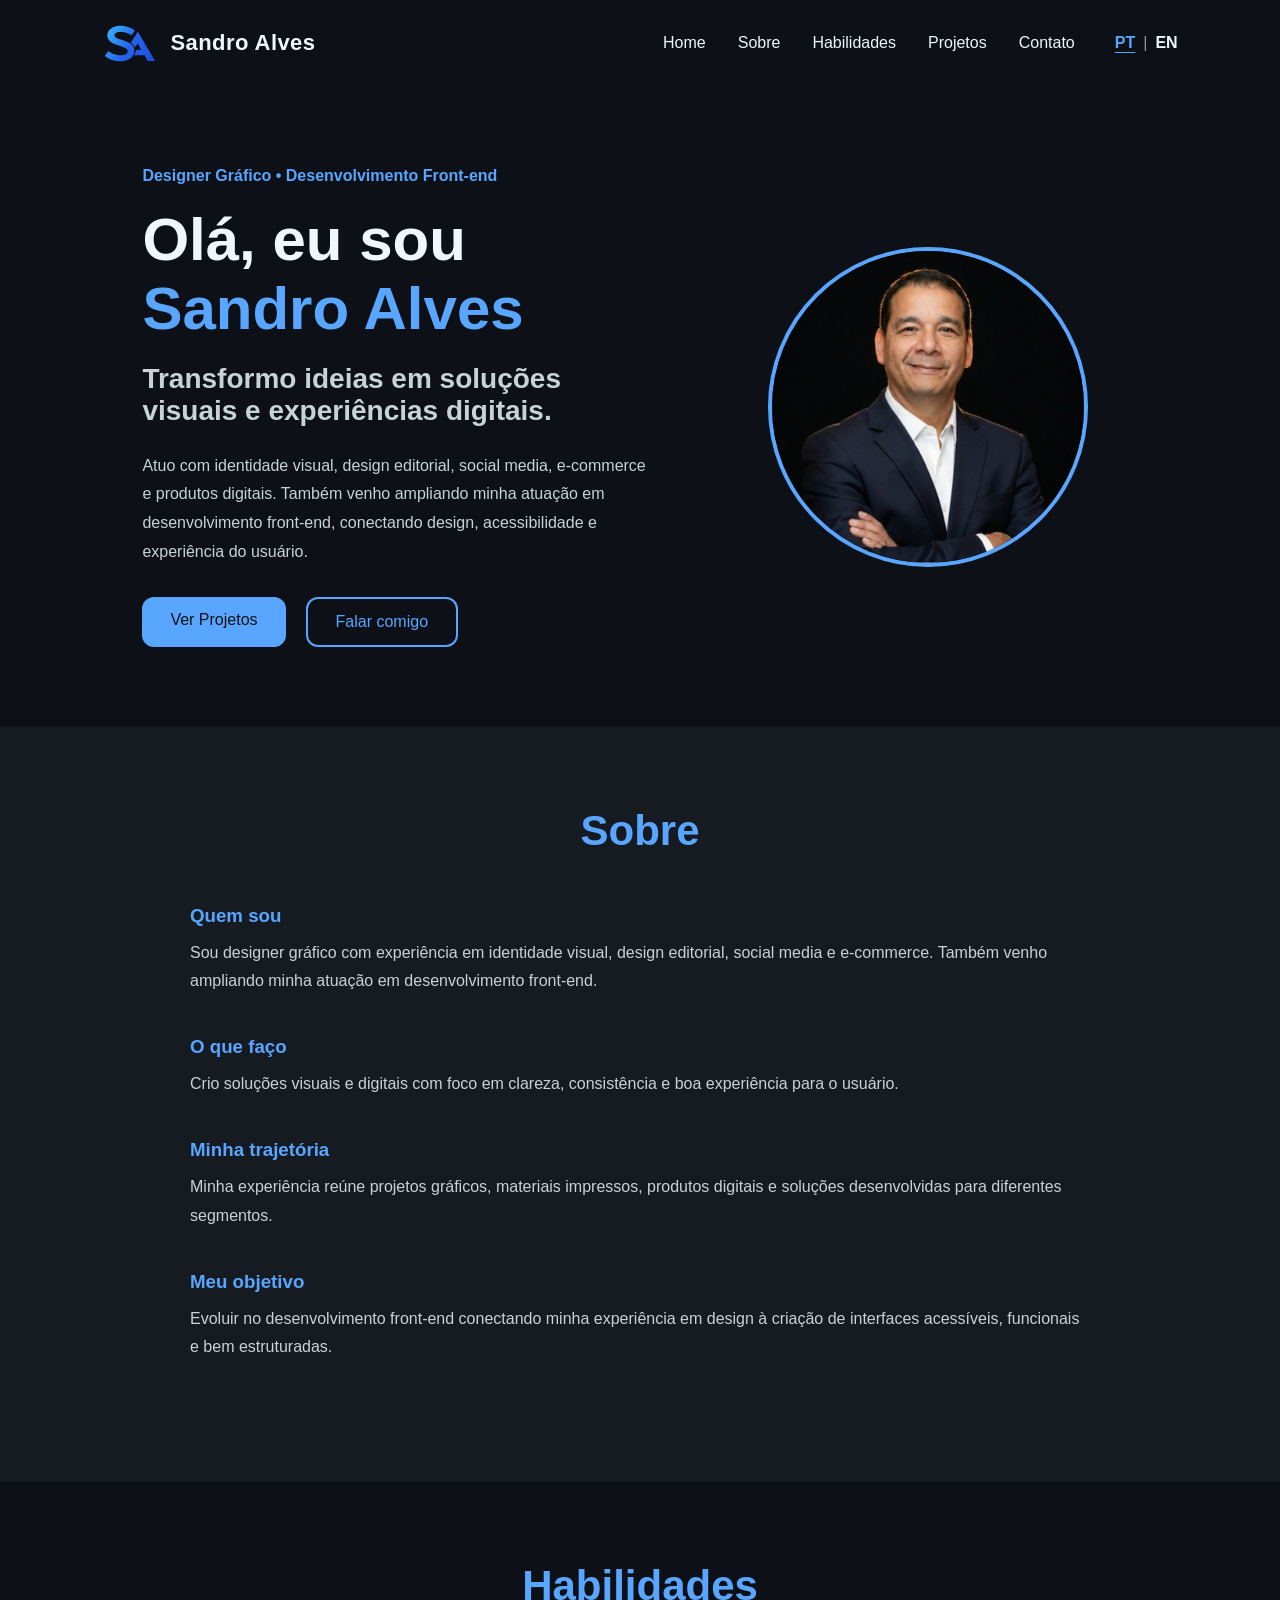
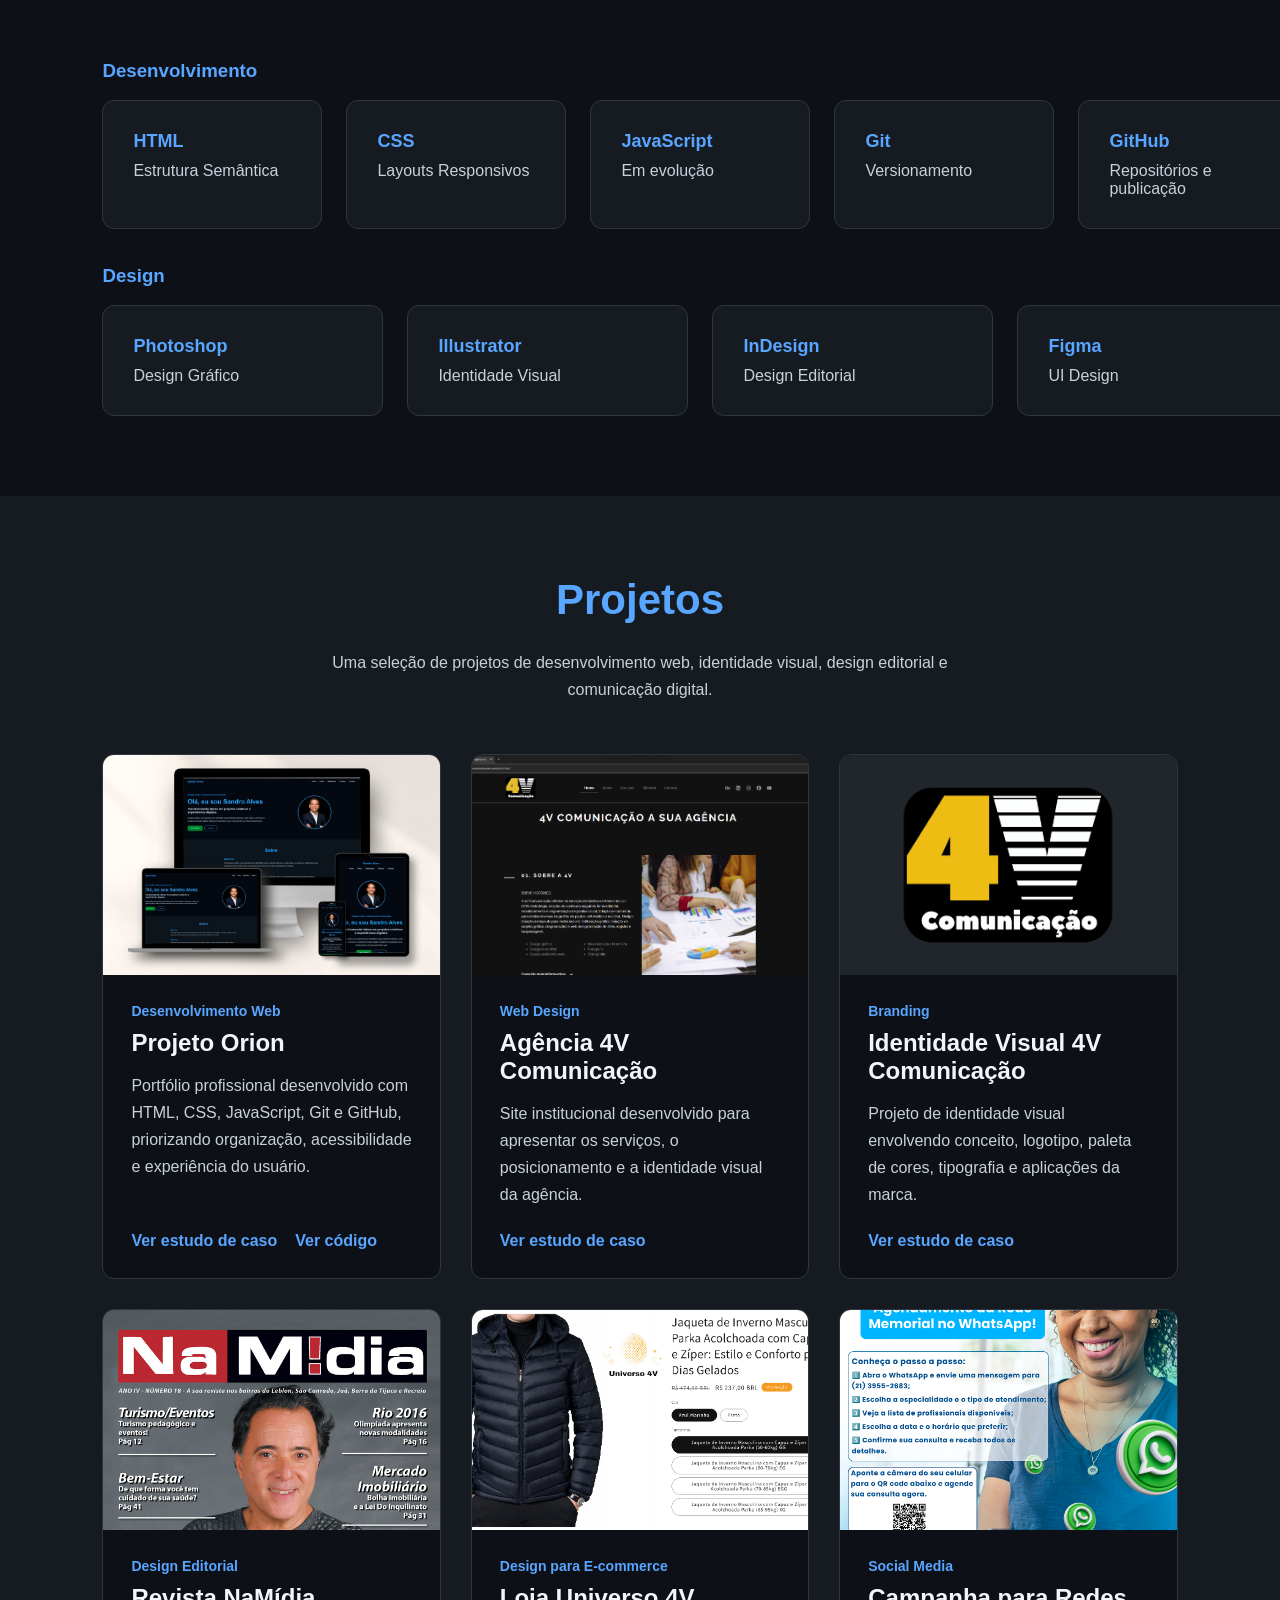
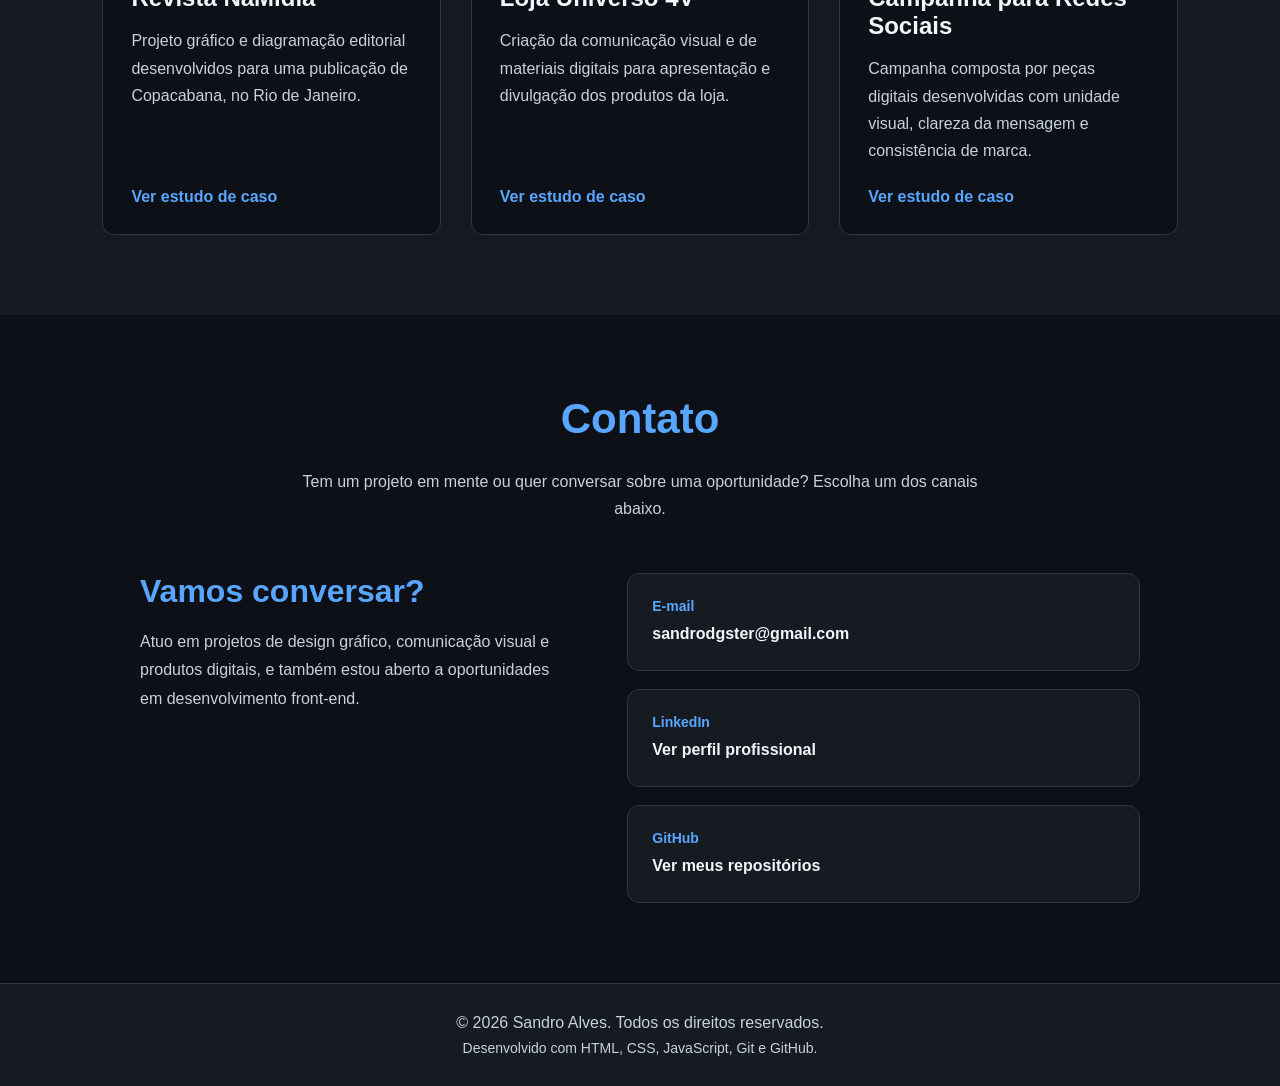
<file: index.html>
<!DOCTYPE html>
<html lang="pt-BR">

<head>
    <meta charset="UTF-8">
    <meta name="viewport" content="width=device-width, initial-scale=1.0">
    <meta name="description"
        content="Portfólio de Sandro Alves, designer gráfico e desenvolvedor front-end em formação, com projetos de identidade visual, design editorial, comunicação digital e desenvolvimento web.">
    <meta property="og:type" content="website">
    <meta property="og:title" content="Sandro Alves | Designer Gráfico e Desenvolvedor Front-end">
    <meta property="og:description"
        content="Portfólio de Sandro Alves com projetos de design gráfico, identidade visual, comunicação digital e desenvolvimento front-end.">
    <meta property="og:url" content="https://sandrodgster.github.io">
    <meta property="og:image" content="https://sandrodgster.github.io/images/projetos/projeto-orion.jpg">
    <meta property="og:locale" content="pt_BR">

    <meta name="twitter:card" content="summary_large_image">
    <meta name="twitter:title" content="Sandro Alves | Designer Gráfico e Desenvolvedor Front-end">
    <meta name="twitter:description"
        content="Portfólio com projetos de design gráfico, comunicação visual e desenvolvimento front-end.">
    <meta name="twitter:image" content="https://sandrodgster.github.io/images/projetos/projeto-orion.jpg">

    <title>Sandro Alves | Designer Gráfico e Desenvolvedor Front-end</title>

    <link rel="stylesheet" href="css/style.css">
    <link rel="icon" href="images/favicon/favicon.ico">
    <link rel="icon" type="image/png" sizes="32x32" href="images/favicon/favicon-32x32.png">
    <link rel="apple-touch-icon" href="images/favicon/apple-touch-icon.png">
    <link rel="canonical" href="https://sandrodgster.github.io/">
    <link rel="alternate" hreflang="pt-BR" href="https://sandrodgster.github.io/">
    <link rel="alternate" hreflang="en" href="https://sandrodgster.github.io/en/">
    <link rel="alternate" hreflang="x-default" href="https://sandrodgster.github.io/">

    <script type="application/ld+json">
    {
        "@context": "https://schema.org",
        "@type": "WebSite",
        "name": "Sandro Alves",
        "url": "https://sandrodgster.github.io/"
    }
    </script>

    <link rel="icon" type="image/svg+xml" href="images/favicon/favicon.svg">
    <link rel="icon" type="image/png" sizes="16x16" href="images/favicon/favicon-16x16.png">
</head>

<body>

    <a class="skip-link" href="#main-content">
        Ir para o conteúdo principal
    </a>

    <header>

        <a href="#hero" class="logo" aria-label="Sandro Alves — início do portfólio">
            <img src="images/marca/monograma-sa.svg" alt="" width="56" height="40">
            <span>Sandro Alves</span>
        </a>

        <button class="menu-toggle" type="button" aria-expanded="false" aria-controls="primary-navigation"
            aria-label="Abrir menu">
            <span aria-hidden="true"></span>
            <span aria-hidden="true"></span>
            <span aria-hidden="true"></span>
        </button>

        <nav id="primary-navigation" class="main-nav" aria-label="Navegação principal">

            <ul>
                <li><a href="#hero">Home</a></li>
                <li><a href="#sobre">Sobre</a></li>
                <li><a href="#habilidades">Habilidades</a></li>
                <li><a href="#projetos">Projetos</a></li>
                <li><a href="#contato">Contato</a></li>

                <li class="language-switcher">
                    <a href="/" lang="pt-BR" hreflang="pt-BR" aria-current="page" aria-label="Português">
                        PT
                    </a>
                    <span aria-hidden="true">|</span>
                    <a href="/en/" lang="en" hreflang="en" aria-label="English">
                        EN
                    </a>
                </li>
            </ul>
        </nav>

    </header>

    <main id="main-content">

        <!-- Hero -->
        <section id="hero" class="hero section">

            <div class="hero-content">

                <span class="tag">
                    Designer Gráfico • Desenvolvimento Front-end
                </span>

                <h1>
                    Olá, eu sou
                    <span>Sandro Alves</span>
                </h1>

                <h2>
                    Transformo ideias em soluções visuais e experiências digitais.
                </h2>

                <p>
                    Atuo com identidade visual, design editorial, social media,
                    e-commerce e produtos digitais. Também venho ampliando
                    minha atuação em desenvolvimento front-end, conectando
                    design, acessibilidade e experiência do usuário.
                </p>

                <div class="buttons">

                    <a href="#projetos" class="btn">
                        Ver Projetos
                    </a>

                    <a href="#contato" class="btn-outline">
                        Falar comigo
                    </a>

                </div>

            </div>

            <div class="hero-image">

                <img src="images/perfil/sandro-alves.jpg"
                alt="Sandro Alves, designer gráfico e desenvolvedor front-end em formação"
                class="profile-photo"
                width="400"
                height="400"
                decoding="async"
                fetchpriority="high"
                >

            </div>

        </section>

        <!-- Sobre -->
        <section id="sobre" class="section">

            <h2 class="section-title">Sobre</h2>

            <div class="about-container">

                <div class="about-content">

                    <article class="about-item">

                        <h3>Quem sou</h3>

                        <p>
                            Sou designer gráfico com experiência em identidade visual,
                            design editorial, social media e e-commerce. Também venho
                            ampliando minha atuação em desenvolvimento front-end.
                        </p>

                    </article>

                    <article class="about-item">

                        <h3>O que faço</h3>

                        <p>
                            Crio soluções visuais e digitais com foco em clareza,
                            consistência e boa experiência para o usuário.
                        </p>

                    </article>

                    <article class="about-item">

                        <h3>Minha trajetória</h3>

                        <p>
                            Minha experiência reúne projetos gráficos, materiais impressos,
                            produtos digitais e soluções desenvolvidas para diferentes segmentos.
                        </p>

                    </article>

                    <article class="about-item">

                        <h3>Meu objetivo</h3>

                        <p>
                            Evoluir no desenvolvimento front-end conectando minha experiência
                            em design à criação de interfaces acessíveis, funcionais e bem estruturadas.
                        </p>

                    </article>

                </div>

            </div>

        </section>

        <!-- Habilidades -->
        <section id="habilidades" class="section">

            <h2 class="section-title">Habilidades</h2>

            <div class="skills-container">

                <div class="skills-group">

                    <h3 class="skills-group-title">Desenvolvimento</h3>

                    <div class="skills-grid">

                        <article class="skill-card">
                            <h4>HTML</h4>
                            <p>Estrutura Semântica</p>
                        </article>

                        <article class="skill-card">
                            <h4>CSS</h4>
                            <p>Layouts Responsivos</p>
                        </article>

                        <article class="skill-card">
                            <h4>JavaScript</h4>
                            <p>Em evolução</p>
                        </article>

                        <article class="skill-card">
                            <h4>Git</h4>
                            <p>Versionamento</p>
                        </article>

                        <article class="skill-card">
                            <h4>GitHub</h4>
                            <p>Repositórios e publicação</p>
                        </article>

                    </div>

                </div>

                <div class="skills-group">

                    <h3 class="skills-group-title">Design</h3>

                    <div class="skills-grid">

                        <article class="skill-card">
                            <h4>Photoshop</h4>
                            <p>Design Gráfico</p>
                        </article>

                        <article class="skill-card">
                            <h4>Illustrator</h4>
                            <p>Identidade Visual</p>
                        </article>

                        <article class="skill-card">
                            <h4>InDesign</h4>
                            <p>Design Editorial</p>
                        </article>

                        <article class="skill-card">
                            <h4>Figma</h4>
                            <p>UI Design</p>
                        </article>

                    </div>

                </div>

            </div>

        </section>

        <!-- Projetos -->
        <section id="projetos" class="section">

            <h2 class="section-title">Projetos</h2>

            <p class="section-description">
                Uma seleção de projetos de desenvolvimento web, identidade visual,
                design editorial e comunicação digital.
            </p>

            <div class="projects-grid">

                <!-- Projeto 1 -->
                <article class="project-card">

                    <div class="project-image">

                        <img src="images/projetos/projeto-orion.jpg" alt="Página inicial do portfólio Projeto Orion"
                            width="1200" height="600" loading="lazy" decoding="async">

                    </div>

                    <div class="project-content">

                        <span class="project-category">
                            Desenvolvimento Web
                        </span>

                        <h3>Projeto Orion</h3>

                        <p>
                            Portfólio profissional desenvolvido com HTML, CSS,
                            JavaScript, Git e GitHub, priorizando organização,
                            acessibilidade e experiência do usuário.
                        </p>

                        <div class="project-links">

                            <a href="projetos/projeto-orion.html" class="project-link">
                                Ver estudo de caso
                            </a>

                            <a href="https://github.com/sandrodgster/sandrodgster.github.io" class="project-link"
                                target="_blank" rel="noopener noreferrer">
                                Ver código
                            </a>

                        </div>

                    </div>

                </article>

                <!-- Projeto 2 -->
                <article class="project-card">

                    <div class="project-image">

                        <img src="images/projetos/agencia-4v-site.jpg"
                            alt="Página inicial do site institucional da Agência 4V Comunicação" width="1920"
                            height="1040" loading="lazy" decoding="async">
                    </div>

                    <div class="project-content">

                        <span class="project-category">
                            Web Design
                        </span>

                        <h3>Agência 4V Comunicação</h3>

                        <p>
                            Site institucional desenvolvido para apresentar os serviços,
                            o posicionamento e a identidade visual da agência.
                        </p>

                        <div class="project-links">

                            <a href="projetos/agencia-4v.html" class="project-link">
                                Ver estudo de caso
                            </a>

                        </div>

                    </div>

                </article>

                <!-- Projeto 3 -->
                <article class="project-card">

                    <div class="project-image project-image-logo">
                        <img src="images/projetos/identidade-4v.png"
                            alt="Aplicações da identidade visual da Agência 4V Comunicação" width="979" height="816"
                            loading="lazy" decoding="async">
                    </div>

                    <div class="project-content">

                        <span class="project-category">
                            Branding
                        </span>

                        <h3>Identidade Visual 4V Comunicação</h3>

                        <p>
                            Projeto de identidade visual envolvendo conceito, logotipo,
                            paleta de cores, tipografia e aplicações da marca.
                        </p>

                        <div class="project-links">

                            <a href="projetos/identidade-4v.html" class="project-link">
                                Ver estudo de caso
                            </a>

                        </div>

                    </div>

                </article>

                <!-- Projeto 4 -->
                <article class="project-card">

                    <div class="project-image project-image-top">
                        <img src="images/projetos/revista-namidia.jpg" alt="Capa e páginas internas da Revista NaMídia"
                            width="1200" height="1610" loading="lazy" decoding="async">
                    </div>

                    <div class="project-content">

                        <span class="project-category">
                            Design Editorial
                        </span>

                        <h3>Revista NaMídia</h3>

                        <p>
                            Projeto gráfico e diagramação editorial desenvolvidos
                            para uma publicação de Copacabana, no Rio de Janeiro.
                        </p>

                        <div class="project-links">

                            <a href="projetos/revista-namidia.html" class="project-link">
                                Ver estudo de caso
                            </a>

                        </div>

                    </div>

                </article>

                <!-- Projeto 5 -->
                <article class="project-card">

                    <div class="project-image">

                        <img src="images/projetos/loja-universo-4v.jpg"
                            alt="Materiais visuais desenvolvidos para a Loja Universo 4V" width="1319" height="717"
                            loading="lazy" decoding="async">

                    </div>

                    <div class="project-content">

                        <span class="project-category">
                            Design para E-commerce
                        </span>

                        <h3>Loja Universo 4V</h3>

                        <p>
                            Criação da comunicação visual e de materiais digitais
                            para apresentação e divulgação dos produtos da loja.
                        </p>

                        <div class="project-links">

                            <a href="projetos/loja-universo-4v.html" class="project-link">
                                Ver estudo de caso
                            </a>

                        </div>

                    </div>

                </article>

                <!-- Projeto 6 -->
                <article class="project-card">

                    <div class="project-image">

                        <img src="images/projetos/social-media.jpg"
                            alt="Conjunto de peças criado para campanha em redes sociais" width="1200" height="1697"
                            loading="lazy" decoding="async">

                    </div>

                    <div class="project-content">

                        <span class="project-category">
                            Social Media
                        </span>

                        <h3>Campanha para Redes Sociais</h3>

                        <p>
                            Campanha composta por peças digitais desenvolvidas com
                            unidade visual, clareza da mensagem e consistência de marca.
                        </p>

                        <div class="project-links">

                            <a href="projetos/social-media.html" class="project-link">
                                Ver estudo de caso
                            </a>

                        </div>

                    </div>

                </article>

            </div>

        </section>

        <!-- SERVIÇOS TEMPORARIAMENTE DESATIVADO

<section id="servicos" class="section">

</section>

-->

        <!-- Contato -->
        <section id="contato" class="section">

            <h2 class="section-title">Contato</h2>

            <p class="section-description">
                Tem um projeto em mente ou quer conversar sobre uma oportunidade?
                Escolha um dos canais abaixo.
            </p>

            <div class="contact-container">

                <div class="contact-content">

                    <h3>Vamos conversar?</h3>

                    <p>
                        Atuo em projetos de design gráfico, comunicação visual
                        e produtos digitais, e também estou aberto a oportunidades
                        em desenvolvimento front-end.
                    </p>

                </div>

                <div class="contact-links">

                    <a href="mailto:sandrodgster@gmail.com" class="contact-card">
                        <span class="contact-label">E-mail</span>
                        <strong>sandrodgster@gmail.com</strong>
                    </a>

                    <a href="https://www.linkedin.com/in/sandro-alves-46789851/" class="contact-card" target="_blank"
                        rel="noopener noreferrer">
                        <span class="contact-label">LinkedIn</span>
                        <strong>Ver perfil profissional</strong>
                    </a>

                    <a href="https://github.com/sandrodgster" class="contact-card" target="_blank"
                        rel="noopener noreferrer">
                        <span class="contact-label">GitHub</span>
                        <strong>Ver meus repositórios</strong>
                    </a>

                </div>

            </div>

        </section>

    </main>

    <footer>

        <p>
            © <span id="current-year"></span> Sandro Alves. Todos os direitos reservados.
        </p>

        <p class="footer-note">
            Desenvolvido com HTML, CSS, JavaScript, Git e GitHub.
        </p>

    </footer>

    <script src="js/script.js"></script>

</body>

</html>
</file>
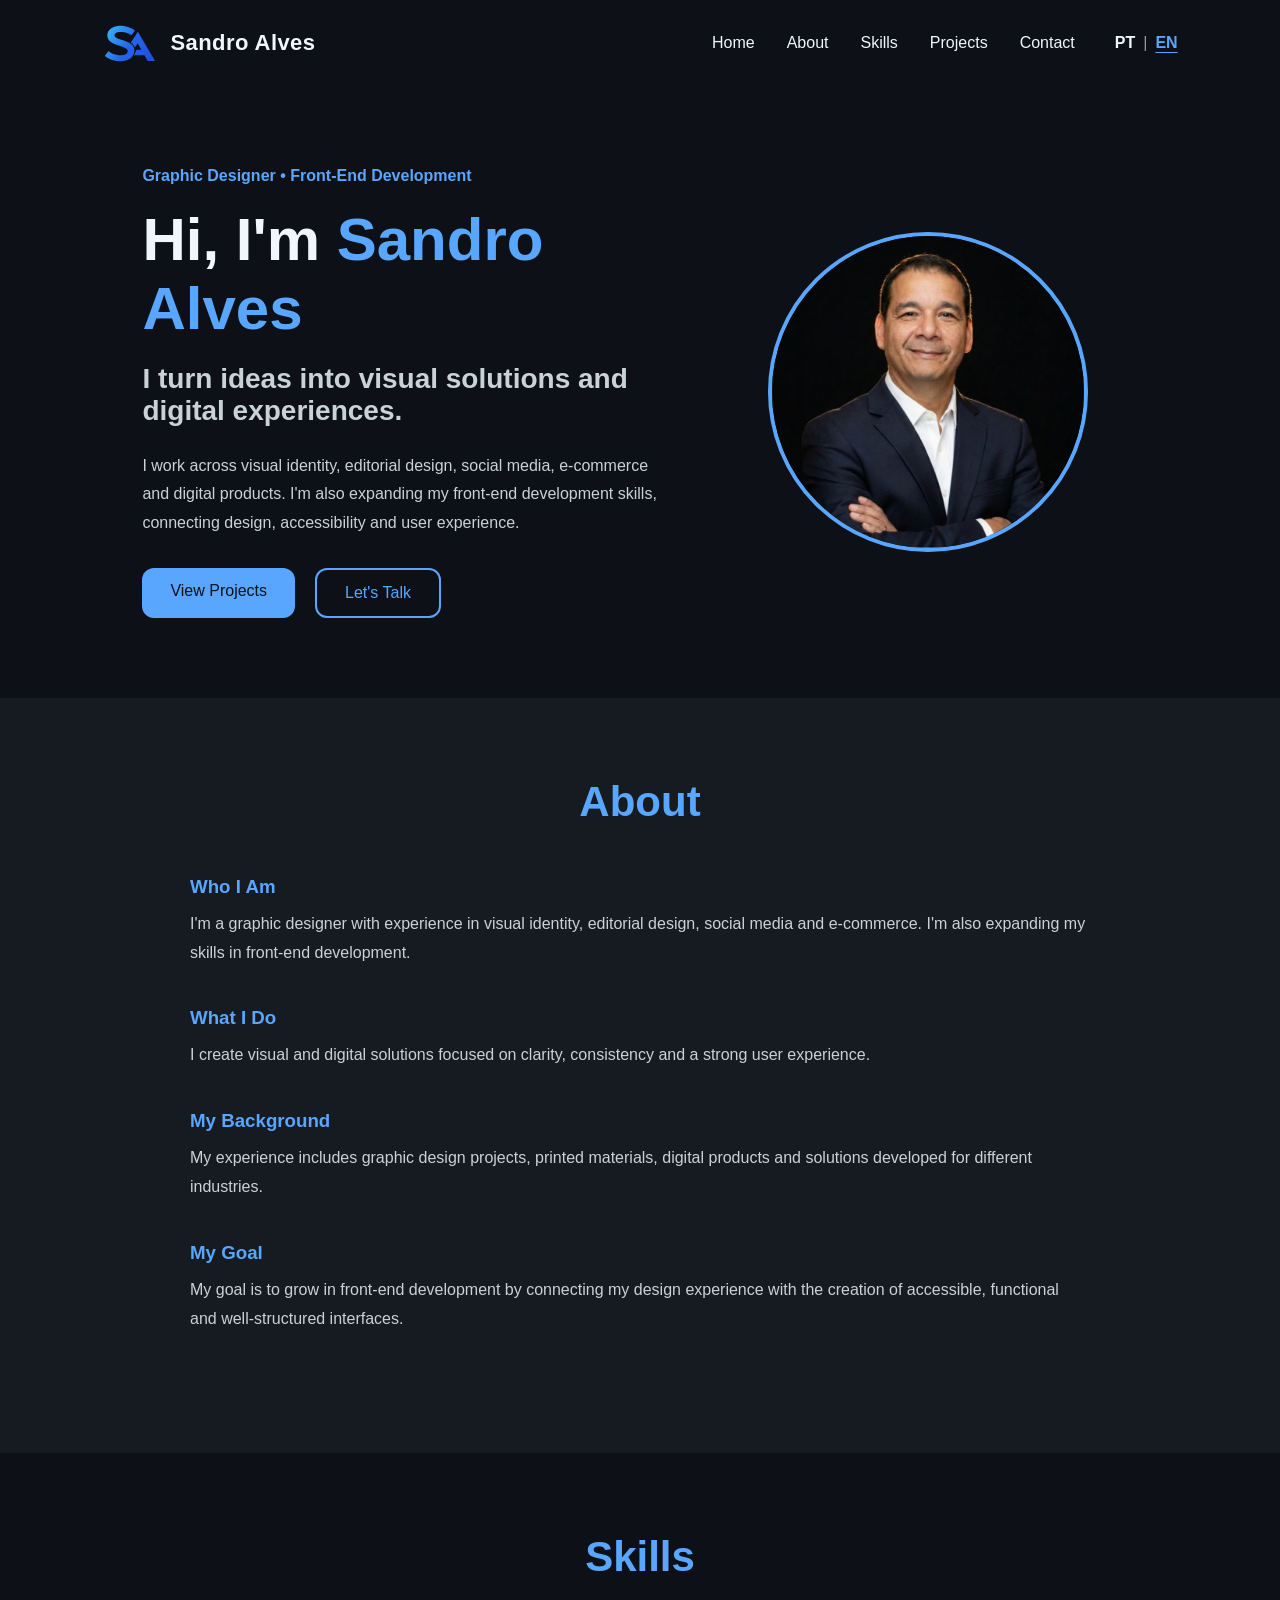
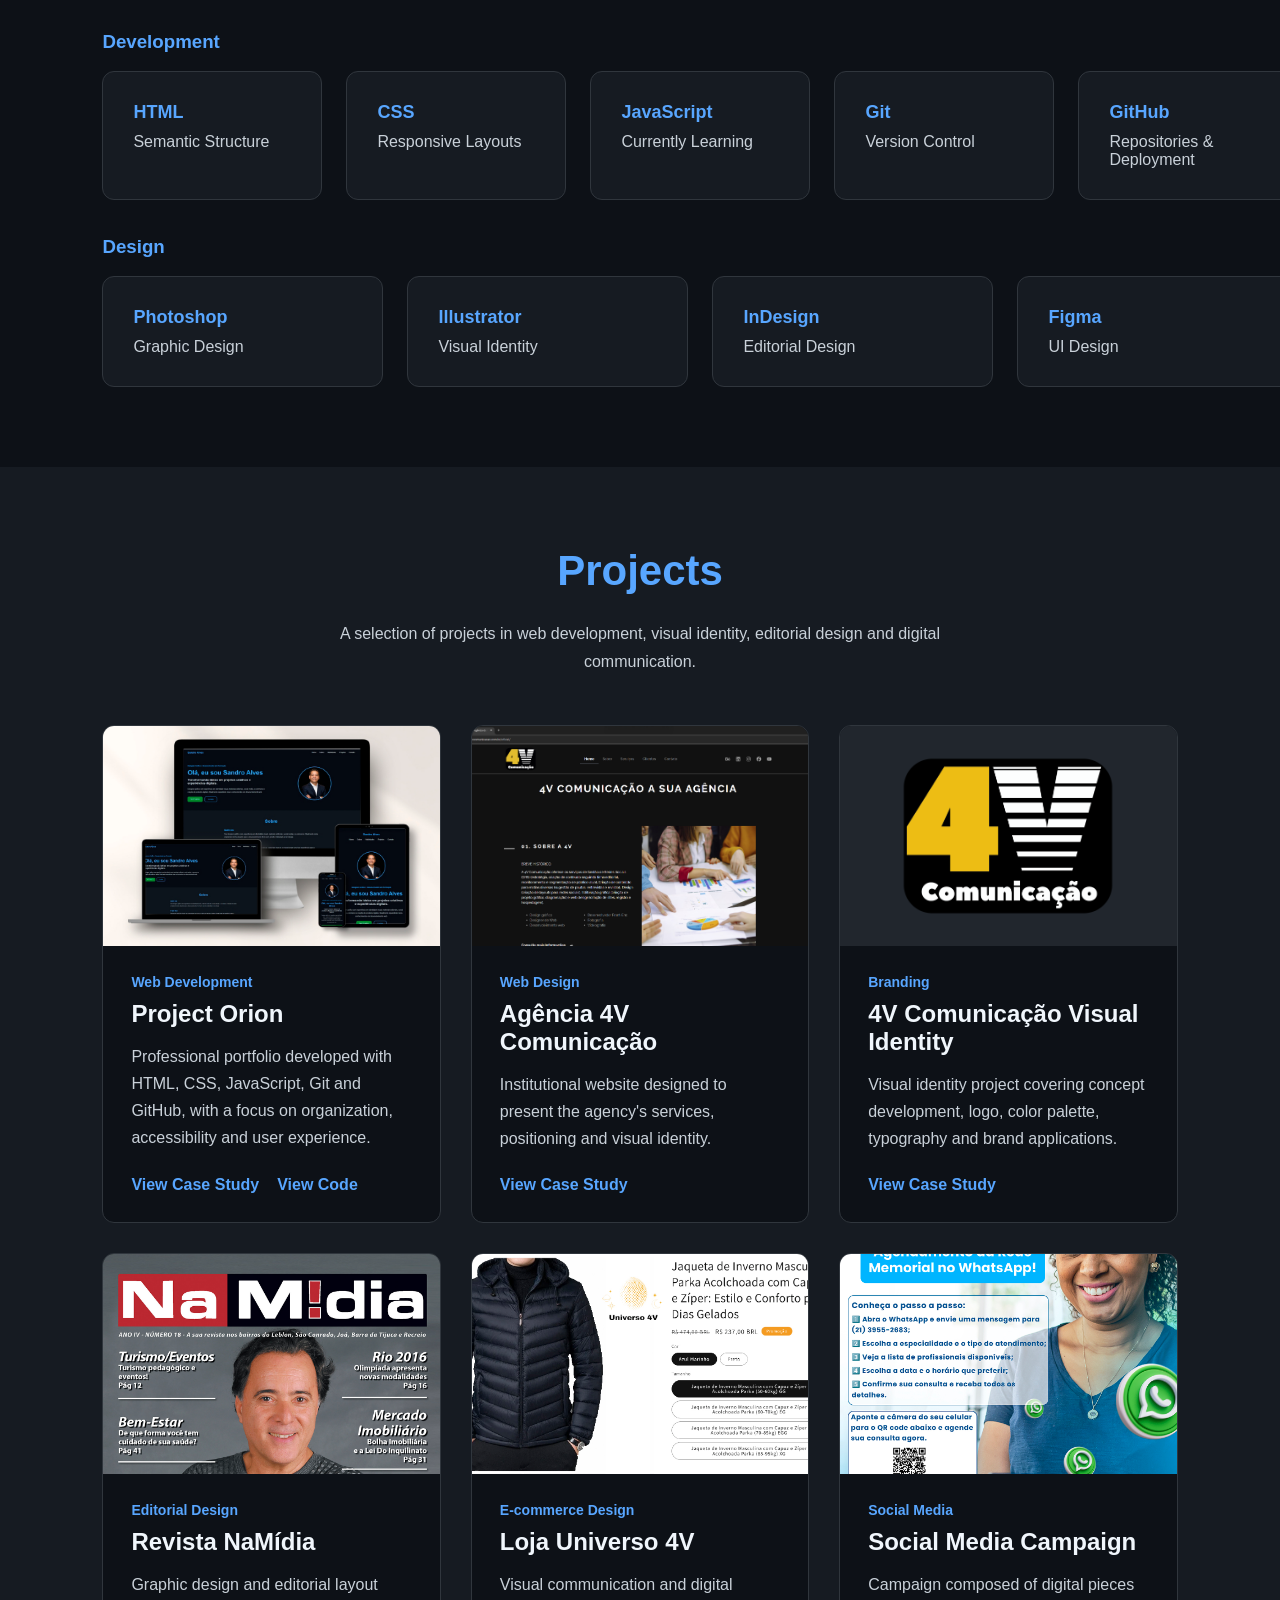
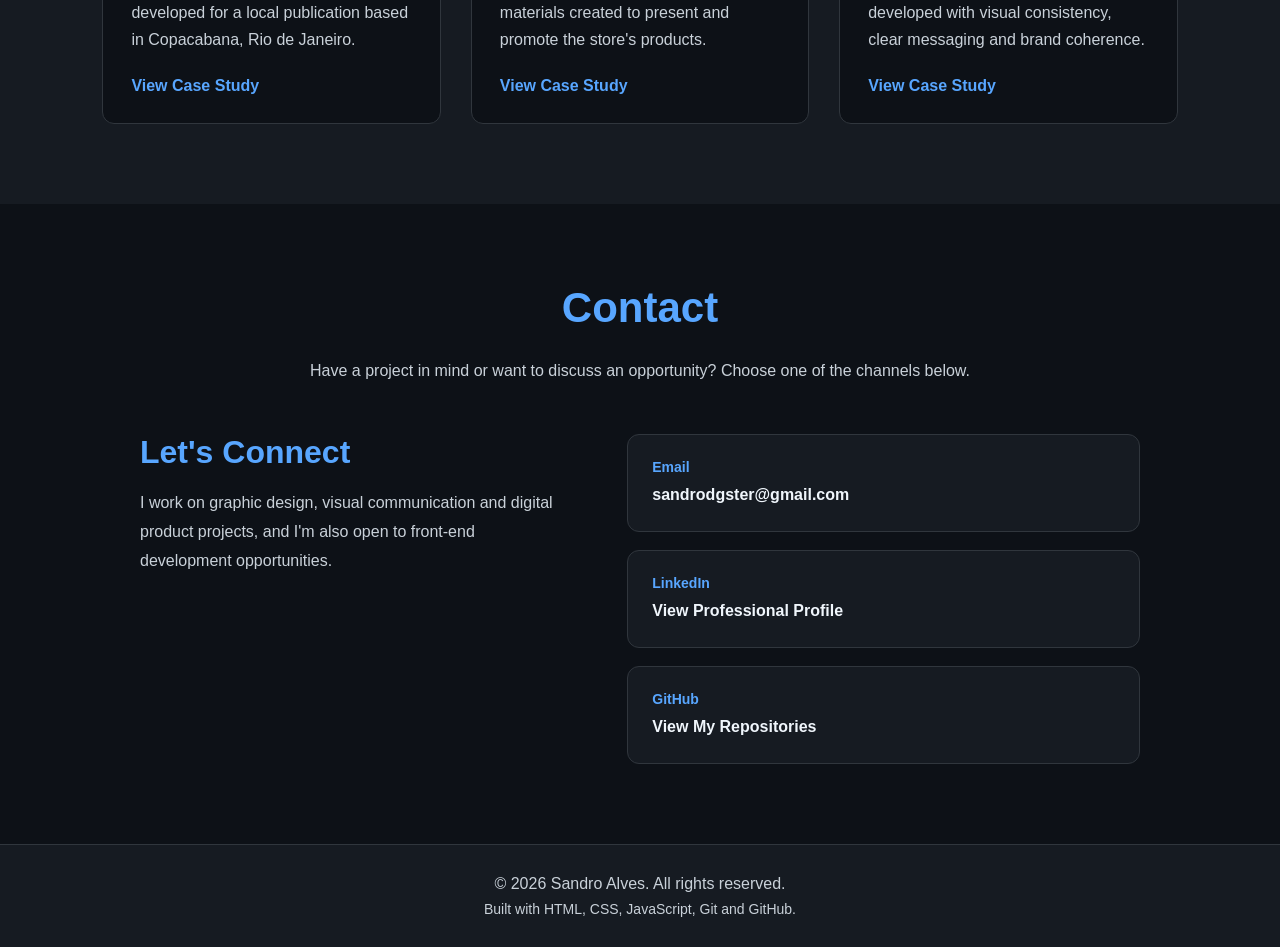
<file: en/index.html>
<!DOCTYPE html>
<html lang="en">

<head>
    <meta charset="UTF-8">
    <meta name="viewport" content="width=device-width, initial-scale=1.0">

    <meta name="description"
        content="Portfolio of Sandro Alves, a graphic designer expanding into front-end development, featuring projects in visual identity, editorial design, digital communication and web development.">

    <meta property="og:type" content="website">
    <meta property="og:title" content="Sandro Alves | Graphic Design & Front-End Development">
    <meta property="og:description"
        content="Portfolio featuring graphic design, visual identity, digital communication and front-end development projects.">
    <meta property="og:url" content="https://sandrodgster.github.io/en/">
    <meta property="og:image" content="https://sandrodgster.github.io/images/projetos/projeto-orion.jpg">
    <meta property="og:locale" content="en_US">

    <meta name="twitter:card" content="summary_large_image">
    <meta name="twitter:title" content="Sandro Alves | Graphic Design & Front-End Development">
    <meta name="twitter:description"
        content="Portfolio featuring graphic design, visual communication and front-end development projects.">
    <meta name="twitter:image" content="https://sandrodgster.github.io/images/projetos/projeto-orion.jpg">

    <title>Sandro Alves | Graphic Design & Front-End Development</title>

    <link rel="stylesheet" href="../css/style.css">

    <link rel="icon" href="../images/favicon/favicon.ico">
    <link rel="icon" type="image/png" sizes="32x32" href="../images/favicon/favicon-32x32.png">
    <link rel="apple-touch-icon" href="../images/favicon/apple-touch-icon.png">
    <link rel="canonical" href="https://sandrodgster.github.io/en/">
    <link rel="alternate" hreflang="pt-BR" href="https://sandrodgster.github.io/">
    <link rel="alternate" hreflang="en" href="https://sandrodgster.github.io/en/">
    <link rel="alternate" hreflang="x-default" href="https://sandrodgster.github.io/">
    <link rel="icon" type="image/svg+xml" href="../images/favicon/favicon.svg">
    <link rel="icon" type="image/png" sizes="16x16" href="../images/favicon/favicon-16x16.png">
</head>

<body>

    <a class="skip-link" href="#main-content">
        Skip to main content
    </a>

    <header>

        <a href="#hero" class="logo" aria-label="Sandro Alves — portfolio home">
            <img src="../images/marca/monograma-sa.svg" alt="" width="56" height="40">
            <span>Sandro Alves</span>
        </a>

        <button class="menu-toggle" type="button" aria-expanded="false" aria-controls="primary-navigation"
            aria-label="Open menu">
            <span aria-hidden="true"></span>
            <span aria-hidden="true"></span>
            <span aria-hidden="true"></span>
        </button>

        <nav id="primary-navigation" class="main-nav" aria-label="Primary navigation">

            <ul>
                <li><a href="#hero">Home</a></li>
                <li><a href="#sobre">About</a></li>
                <li><a href="#habilidades">Skills</a></li>
                <li><a href="#projetos">Projects</a></li>
                <li><a href="#contato">Contact</a></li>

                <li class="language-switcher">
                    <a href="/" lang="pt-BR" hreflang="pt-BR" aria-label="Português">
                        PT
                    </a>
                    <span aria-hidden="true">|</span>
                    <a href="/en/" lang="en" hreflang="en" aria-current="page" aria-label="English">
                        EN
                    </a>
                </li>
            </ul>

        </nav>

    </header>

    <main id="main-content">

        <!-- Hero -->
        <section id="hero" class="hero section">

            <div class="hero-content">

                <span class="tag">
                    Graphic Designer • Front-End Development
                </span>

                <h1>
                    Hi, I'm
                    <span>Sandro Alves</span>
                </h1>

                <h2>
                    I turn ideas into visual solutions and digital experiences.
                </h2>

                <p>
                    I work across visual identity, editorial design, social media,
                    e-commerce and digital products. I'm also expanding my front-end
                    development skills, connecting design, accessibility and user experience.
                </p>

                <div class="buttons">

                    <a href="#projetos" class="btn">
                        View Projects
                    </a>

                    <a href="#contato" class="btn-outline">
                        Let's Talk
                    </a>

                </div>

            </div>

            <div class="hero-image">

                <img src="../images/perfil/sandro-alves.jpg"
                    alt="Sandro Alves, graphic designer expanding into front-end development" class="profile-photo"
                    width="400" height="400" decoding="async" fetchpriority="high">

            </div>

        </section>

        <!-- About -->
        <section id="sobre" class="section">

            <h2 class="section-title">About</h2>

            <div class="about-container">

                <div class="about-content">

                    <article class="about-item">

                        <h3>Who I Am</h3>

                        <p>
                            I'm a graphic designer with experience in visual identity,
                            editorial design, social media and e-commerce. I'm also
                            expanding my skills in front-end development.
                        </p>

                    </article>

                    <article class="about-item">

                        <h3>What I Do</h3>

                        <p>
                            I create visual and digital solutions focused on clarity,
                            consistency and a strong user experience.
                        </p>

                    </article>

                    <article class="about-item">

                        <h3>My Background</h3>

                        <p>
                            My experience includes graphic design projects, printed materials,
                            digital products and solutions developed for different industries.
                        </p>

                    </article>

                    <article class="about-item">

                        <h3>My Goal</h3>

                        <p>
                            My goal is to grow in front-end development by connecting my design
                            experience with the creation of accessible, functional and well-structured interfaces.
                        </p>

                    </article>

                </div>

            </div>

        </section>

        <!-- Skills -->
        <section id="habilidades" class="section">

            <h2 class="section-title">Skills</h2>

            <div class="skills-container">

                <div class="skills-group">

                    <h3 class="skills-group-title">Development</h3>

                    <div class="skills-grid">

                        <article class="skill-card">
                            <h4>HTML</h4>
                            <p>Semantic Structure</p>
                        </article>

                        <article class="skill-card">
                            <h4>CSS</h4>
                            <p>Responsive Layouts</p>
                        </article>

                        <article class="skill-card">
                            <h4>JavaScript</h4>
                            <p>Currently Learning</p>
                        </article>

                        <article class="skill-card">
                            <h4>Git</h4>
                            <p>Version Control</p>
                        </article>

                        <article class="skill-card">
                            <h4>GitHub</h4>
                            <p>Repositories & Deployment</p>
                        </article>

                    </div>

                </div>

                <div class="skills-group">

                    <h3 class="skills-group-title">Design</h3>

                    <div class="skills-grid">

                        <article class="skill-card">
                            <h4>Photoshop</h4>
                            <p>Graphic Design</p>
                        </article>

                        <article class="skill-card">
                            <h4>Illustrator</h4>
                            <p>Visual Identity</p>
                        </article>

                        <article class="skill-card">
                            <h4>InDesign</h4>
                            <p>Editorial Design</p>
                        </article>

                        <article class="skill-card">
                            <h4>Figma</h4>
                            <p>UI Design</p>
                        </article>

                    </div>

                </div>

            </div>

        </section>

        <!-- Projects -->
        <section id="projetos" class="section">

            <h2 class="section-title">Projects</h2>

            <p class="section-description">
                A selection of projects in web development, visual identity,
                editorial design and digital communication.
            </p>

            <div class="projects-grid">

                <!-- Project 1 -->
                <article class="project-card">

                    <div class="project-image">

                        <img src="../images/projetos/projeto-orion.jpg" alt="Homepage of the Project Orion portfolio"
                            width="1200" height="600" loading="lazy" decoding="async">

                    </div>

                    <div class="project-content">

                        <span class="project-category">
                            Web Development
                        </span>

                        <h3>Project Orion</h3>

                        <p>
                            Professional portfolio developed with HTML, CSS,
                            JavaScript, Git and GitHub, with a focus on organization,
                            accessibility and user experience.
                        </p>

                        <div class="project-links">

                            <a href="projects/project-orion.html" class="project-link">
                                View Case Study
                            </a>

                            <a href="https://github.com/sandrodgster/sandrodgster.github.io" class="project-link"
                                target="_blank" rel="noopener noreferrer">
                                View Code
                            </a>

                        </div>

                    </div>

                </article>

                <!-- Project 2 -->
                <article class="project-card">

                    <div class="project-image">

                        <img src="../images/projetos/agencia-4v-site.jpg"
                            alt="Homepage of the Agência 4V Comunicação institutional website" width="1920"
                            height="1040" loading="lazy" decoding="async">

                    </div>

                    <div class="project-content">

                        <span class="project-category">
                            Web Design
                        </span>

                        <h3>Agência 4V Comunicação</h3>

                        <p>
                            Institutional website designed to present the agency's
                            services, positioning and visual identity.
                        </p>

                        <div class="project-links">

                            <a href="projects/agencia-4v.html" class="project-link">
                                View Case Study
                            </a>

                        </div>

                    </div>

                </article>

                <!-- Project 3 -->
                <article class="project-card">

                    <div class="project-image project-image-logo">

                        <img src="../images/projetos/identidade-4v.png"
                            alt="Visual identity applications created for Agência 4V Comunicação" width="979"
                            height="816" loading="lazy" decoding="async">

                    </div>

                    <div class="project-content">

                        <span class="project-category">
                            Branding
                        </span>

                        <h3>4V Comunicação Visual Identity</h3>

                        <p>
                            Visual identity project covering concept development,
                            logo, color palette, typography and brand applications.
                        </p>

                        <div class="project-links">

                            <a href="projects/identidade-4v.html" class="project-link">
                                View Case Study
                            </a>

                        </div>

                    </div>

                </article>

                <!-- Project 4 -->
                <article class="project-card">

                    <div class="project-image project-image-top">

                        <img src="../images/projetos/revista-namidia.jpg"
                            alt="Cover and interior pages of Revista NaMídia" width="1200" height="1610" loading="lazy"
                            decoding="async">

                    </div>

                    <div class="project-content">

                        <span class="project-category">
                            Editorial Design
                        </span>

                        <h3>Revista NaMídia</h3>

                        <p>
                            Graphic design and editorial layout developed for
                            a local publication based in Copacabana, Rio de Janeiro.
                        </p>

                        <div class="project-links">

                            <a href="projects/revista-namidia.html" class="project-link">
                                View Case Study
                            </a>

                        </div>

                    </div>

                </article>

                <!-- Project 5 -->
                <article class="project-card">

                    <div class="project-image">

                        <img src="../images/projetos/loja-universo-4v.jpg"
                            alt="Visual materials developed for Loja Universo 4V" width="1319" height="717"
                            loading="lazy" decoding="async">

                    </div>

                    <div class="project-content">

                        <span class="project-category">
                            E-commerce Design
                        </span>

                        <h3>Loja Universo 4V</h3>

                        <p>
                            Visual communication and digital materials created
                            to present and promote the store's products.
                        </p>

                        <div class="project-links">

                            <a href="projects/loja-universo-4v.html" class="project-link">
                                View Case Study
                            </a>

                        </div>

                    </div>

                </article>

                <!-- Project 6 -->
                <article class="project-card">

                    <div class="project-image">

                        <img src="../images/projetos/social-media.jpg"
                            alt="Set of digital pieces created for a social media campaign" width="1200" height="1697"
                            loading="lazy" decoding="async">

                    </div>

                    <div class="project-content">

                        <span class="project-category">
                            Social Media
                        </span>

                        <h3>Social Media Campaign</h3>

                        <p>
                            Campaign composed of digital pieces developed with
                            visual consistency, clear messaging and brand coherence.
                        </p>

                        <div class="project-links">

                            <a href="projects/social-media.html" class="project-link">
                                View Case Study
                            </a>

                        </div>

                    </div>

                </article>

            </div>

        </section>

        <!-- SERVICES TEMPORARILY DISABLED

<section id="servicos" class="section">

</section>

-->

        <!-- Contact -->
        <section id="contato" class="section">

            <h2 class="section-title">Contact</h2>

            <p class="section-description">
                Have a project in mind or want to discuss an opportunity?
                Choose one of the channels below.
            </p>

            <div class="contact-container">

                <div class="contact-content">

                    <h3>Let's Connect</h3>

                    <p>
                        I work on graphic design, visual communication
                        and digital product projects, and I'm also open to
                        front-end development opportunities.
                    </p>

                </div>

                <div class="contact-links">

                    <a href="mailto:sandrodgster@gmail.com" class="contact-card">
                        <span class="contact-label">Email</span>
                        <strong>sandrodgster@gmail.com</strong>
                    </a>

                    <a href="https://www.linkedin.com/in/sandro-alves-46789851/" class="contact-card" target="_blank"
                        rel="noopener noreferrer">
                        <span class="contact-label">LinkedIn</span>
                        <strong>View Professional Profile</strong>
                    </a>

                    <a href="https://github.com/sandrodgster" class="contact-card" target="_blank"
                        rel="noopener noreferrer">
                        <span class="contact-label">GitHub</span>
                        <strong>View My Repositories</strong>
                    </a>

                </div>

            </div>

        </section>

    </main>

    <footer>

        <p>
            © <span id="current-year"></span> Sandro Alves. All rights reserved.
        </p>

        <p class="footer-note">
            Built with HTML, CSS, JavaScript, Git and GitHub.
        </p>

    </footer>

    <script src="../js/script.js"></script>

</body>

</html>
</file>
<file: css/style.css>
/* =====================================================
   PROJETO ORION
   Arquivo Principal de Estilos
   Autor: Sandro Alves
   Versão: 1.4
===================================================== */


/* =====================================================
   1. VARIÁVEIS GLOBAIS
===================================================== */

:root {

    /* ==========================
       CORES
    ========================== */

    --primary: #58A6FF;
    --secondary: #1F7A32;

    --background: #0D1117;
    --background-light: #161B22;

    --text: #F0F6FC;
    --text-light: #C9D1D9;

    /* ==========================
       TIPOGRAFIA
    ========================== */

    --font-main: Arial, Helvetica, sans-serif;

    /* ==========================
       ESPAÇAMENTOS
    ========================== */

    --section-padding: 80px 8%;
    --container-gap: 60px;
    --button-gap: 20px;

    /* ==========================
       BORDAS
    ========================== */

    --radius: 12px;


    /* ==========================
       ANIMAÇÕES
    ========================== */

    --transition: .3s;

}


/* =====================================================
   2. RESET
===================================================== */

* {
    margin: 0;
    padding: 0;
    box-sizing: border-box;
}


/* =====================================================
   3. ESTILOS GLOBAIS
===================================================== */

html {
    scroll-behavior: smooth;
}

body {
    font-family: var(--font-main);
    background-color: var(--background);
    color: var(--text);
}

h1 {
    color: var(--primary);
}

.section {
    padding: var(--section-padding);
}

a:focus-visible,
button:focus-visible {
    outline: 3px solid var(--primary);
    outline-offset: 4px;
}

.skip-link {
    position: fixed;
    top: 12px;
    left: 12px;
    z-index: 10000;
    padding: 12px 16px;
    border-radius: var(--radius);
    background-color: var(--primary);
    color: var(--background);
    font-weight: 700;
    text-decoration: none;
    transform: translateY(-200%);
}

.skip-link:focus {
    transform: translateY(0);
}


/* =====================================================
   4. HEADER
===================================================== */

header {
    width: 100%;
    max-width: 1400px;
    margin: 0 auto;
    display: flex;
    justify-content: space-between;
    align-items: center;
    padding: 24px 8%;
    background-color: var(--background);
}

.logo {
    display: inline-flex;
    align-items: center;
    gap: 12px;
    color: var(--text);
    text-decoration: none;
}

.logo img {
    width: 56px;
    height: auto;
    display: block;
    flex-shrink: 0;
}

.logo span {
    color: var(--text);
    font-size: 22px;
    font-weight: 700;
    letter-spacing: 0.02em;
    transition: color var(--transition);
}

.logo:hover span {
    color: var(--primary);
}

nav ul {
    display: flex;
    align-items: center;
    gap: 32px;
    list-style: none;
}

nav a {
    color: var(--text);
    text-decoration: none;
    transition: var(--transition);
}

nav a:hover {
    color: var(--primary);
}

.language-switcher {
    display: flex;
    align-items: center;
    gap: 8px;
    margin-left: 8px;
    white-space: nowrap;
}

.language-switcher a {
    font-weight: 700;
}

.language-switcher a[aria-current="page"] {
    color: var(--primary);
    text-decoration: underline;
    text-underline-offset: 4px;
}

.language-switcher span {
    opacity: 0.6;
}

.case-header-actions {
    display: flex;
    align-items: center;
    gap: 16px;
}

.case-header-actions .language-switcher {
    margin-left: 0;
}

.menu-toggle {
    display: none;
    width: 44px;
    height: 44px;
    padding: 10px;
    border: 1px solid #30363d;
    border-radius: var(--radius);
    background-color: var(--background-light);
    cursor: pointer;
}

.menu-toggle span {
    width: 24px;
    height: 2px;
    display: block;
    background-color: var(--primary);
    transition: var(--transition);
}

.menu-toggle span+span {
    margin-top: 5px;
}

.menu-toggle[aria-expanded="true"] span:nth-child(1) {
    transform: translateY(7px) rotate(45deg);
}

.menu-toggle[aria-expanded="true"] span:nth-child(2) {
    opacity: 0;
}

.menu-toggle[aria-expanded="true"] span:nth-child(3) {
    transform: translateY(-7px) rotate(-45deg);
}

/* =====================================================
   5. HERO
===================================================== */

.hero {
    width: 100%;
    max-width: 1200px;
    margin: 0 auto;
    display: flex;
    justify-content: space-between;
    align-items: center;
    gap: var(--container-gap);
}

.hero-content {
    flex: 1;
    max-width: 650px;
}

.hero-image {
    flex: 1;
    max-width: 420px;
    display: flex;
    justify-content: center;
}

.profile-photo {
    width: 320px;
    height: 320px;
    display: block;
    object-fit: cover;
    object-position: center;
    border: 4px solid var(--primary);
    border-radius: 50%;
}

.hero h1 {
    margin-bottom: 20px;
    color: var(--text);
    font-size: 60px;
}

.hero h1 {
    color: var(--text);
}

.hero h1 span {

    color: var(--primary);

}

.hero h2 {

    font-size: 28px;

    margin-bottom: 25px;

    color: var(--text-light);

}

.tag {

    color: var(--primary);

    font-weight: bold;

    margin-bottom: 20px;

    display: block;

}

.hero p {
    color: var(--text-light);

    line-height: 1.8;

    margin-bottom: 30px;

}



/* =====================================================
   6. BOTÕES
===================================================== */

.buttons {
    display: flex;
    gap: var(--button-gap);
}

.btn,
.btn-outline {
    display: inline-block;
    padding: 14px 28px;
    border-radius: var(--radius);
    text-decoration: none;
    transition: var(--transition);
    cursor: pointer;
}

.btn {
    background-color: var(--secondary);
    color: var(--text);
}

.btn:hover {
    background-color: var(--primary);
    opacity: .9;
}

.btn-outline {
    border: 2px solid var(--primary);
    color: var(--primary);
}

.btn-outline:hover {
    background-color: var(--primary);
    color: var(--background);
}

.hero .btn {
    background-color: var(--primary);
    color: var(--background);
}

.hero .btn:hover {
    opacity: .85;
}

/* =====================================================
   7. SOBRE
===================================================== */

#sobre {
    background-color: var(--background-light);
}

.section-title {

    font-size: 42px;
    color: var(--primary);
    margin-bottom: 50px;
    text-align: center;

}

.about-container {
    max-width: 900px;
    margin: 0 auto;
}

.about-content {
    width: 100%;
}

.about-item {

    margin-bottom: 40px;

}

.about-item h3 {

    color: var(--primary);
    margin-bottom: 12px;

}

.about-item p {

    color: var(--text-light);
    line-height: 1.8;

}

/* =====================================================
   8. HABILIDADES
===================================================== */

#habilidades {
    background-color: var(--background);
}

.skills-container {
    width: 100%;
    max-width: 1200px;
    margin: 0 auto;
    display: grid;
    gap: 36px;
}

.skills-group-title {
    color: var(--primary);
    margin-bottom: 18px;
}

.skills-grid {
    width: 100%;
    max-width: 1200px;
    margin: 0 auto;
    display: grid;
    grid-template-columns: repeat(auto-fit, minmax(220px, 1fr));
    gap: 24px;
}

.skill-card {

    background-color: var(--background-light);

    border: 1px solid #30363D;

    border-radius: var(--radius);

    padding: 30px;

    transition: var(--transition);

}

.skill-card:hover {
    transform: translateY(-6px);
    border-color: var(--primary);
}
.skill-card h4 {
    color: var(--primary);
    margin-bottom: 10px;
    font-size: 18px;
}

.skill-card p {

    color: var(--text-light);

}

/* =====================================================
   9. PROJETOS
===================================================== */

#projetos {
    background-color: var(--background-light);
}

.section-description {
    max-width: 700px;
    margin: -25px auto 50px;
    color: var(--text-light);
    line-height: 1.7;
    text-align: center;
}

/* Grade dos projetos */

.projects-grid {
    width: 100%;
    max-width: 1200px;
    margin: 0 auto;
    display: grid;
    grid-template-columns: repeat(auto-fit, minmax(280px, 1fr));
    align-items: stretch;
    gap: 30px;
}

/* Card */

.project-card {
    height: 100%;
    overflow: hidden;
    display: flex;
    flex-direction: column;
    background-color: var(--background);
    border: 1px solid #30363d;
    border-radius: var(--radius);
    transition:
        transform var(--transition),
        border-color var(--transition),
        box-shadow var(--transition);
}

.project-card:hover {
    transform: translateY(-6px);
    border-color: var(--primary);
    box-shadow: 0 12px 28px rgba(0, 0, 0, 0.25);
}

/* Área das imagens */

.project-image {
    width: 100%;
    height: 220px;
    flex-shrink: 0;
    overflow: hidden;
    display: flex;
    justify-content: center;
    align-items: center;
    background-color: #21262d;
}

.project-image img {
    width: 100%;
    height: 100%;
    display: block;
    object-fit: cover;
    transition: transform var(--transition);
}

.project-card:hover .project-image img {
    transform: scale(1.05);
}

/* Imagem de logo */

.project-image-logo {
    padding: 20px;
}

.project-image-logo img {
    object-fit: contain;
}

/* Imagem que precisa destacar o topo */

.project-image-top img {
    object-position: center top;
}

/* Conteúdo do card */

.project-content {
    flex: 1;
    display: flex;
    flex-direction: column;
    padding: 28px;
}

.project-category {
    display: block;
    margin-bottom: 10px;
    color: var(--primary);
    font-size: 14px;
    font-weight: bold;
}

.project-content h3 {
    margin-bottom: 15px;
    font-size: 24px;
}

.project-content p {
    margin-bottom: 24px;
    color: var(--text-light);
    line-height: 1.7;
}

/* Links */

.project-links {
    display: flex;
    flex-wrap: wrap;
    gap: 18px;
    margin-top: auto;
}

.project-link {
    color: var(--primary);
    font-weight: bold;
    text-decoration: none;
    transition: opacity var(--transition);
}

.project-link:hover {
    opacity: 0.8;
}

.project-link-disabled {
    opacity: 0.6;
    cursor: default;
    pointer-events: none;
}

/* =====================================================
   10. CONTATO
===================================================== */

#contato {

    background-color: var(--background);
}

.contact-container {
    max-width: 1000px;
    margin: 0 auto;
    display: grid;
    grid-template-columns: 1fr 1.2fr;
    gap: var(--container-gap);
    align-items: start;
}

.contact-content h3 {
    margin-bottom: 18px;
    color: var(--primary);
    font-size: 32px;
}

.contact-content p {
    color: var(--text-light);
    line-height: 1.8;
}

.contact-links {
    display: grid;
    gap: 18px;
}

.contact-card {
    display: flex;
    flex-direction: column;
    gap: 8px;
    padding: 24px;
    background-color: var(--background-light);
    border: 1px solid #30363d;
    border-radius: var(--radius);
    color: var(--text);
    text-decoration: none;
    transition: var(--transition);
}

.contact-card:hover {
    transform: translateY(-4px);
    border-color: var(--primary);
    box-shadow: 0 10px 24px rgba(0, 0, 0, 0.2);
}

.contact-label {
    color: var(--primary);
    font-size: 14px;
    font-weight: bold;
}

.contact-card strong {
    line-height: 1.5;
    overflow-wrap: anywhere;
}

/* =====================================================
   11. FOOTER
===================================================== */

footer {
    padding: 30px 8%;
    background-color: var(--background-light);
    color: var(--text-light);
    text-align: center;
    border-top: 1px solid #30363d;
}

.footer-note {
    margin-top: 8px;
    font-size: 14px;
}

/* =====================================================
   12. ESTUDO DE CASO
===================================================== */

.case-hero {
    width: 100%;
    max-width: 1200px;
    margin: 0 auto;
    padding-top: 60px;
    padding-bottom: 40px;
    text-align: center;
}

.case-cover {
    width: 100%;
    max-width: 1100px;
    margin: 36px auto 32px;
    overflow: hidden;
    background-color: #21262d;
    border: 1px solid #30363d;
    border-radius: var(--radius);
    box-shadow: 0 18px 40px rgba(0, 0, 0, 0.3);
}

.case-cover img {
    width: 100%;
    height: auto;
    display: block;
}

.case-hero h1 {
    margin-bottom: 24px;
    color: var(--primary);
    font-size: 60px;
}

.case-intro {
    max-width: 760px;
    margin: 0 auto 32px;
    color: var(--text-light);
    font-size: 20px;
    line-height: 1.8;
}

.case-actions {
    display: flex;
    justify-content: center;
    flex-wrap: wrap;
    gap: var(--button-gap);
    margin-top: 8px;
}

.case-actions .btn,
.case-actions .btn-outline {
    min-width: 220px;
    text-align: center;
}

.case-section {
    max-width: 1000px;
    margin: 0 auto 24px;
    padding: 40px;
    background-color: var(--background-light);
    border: 1px solid #30363d;
    border-radius: var(--radius);
}

.case-section h2 {
    margin-bottom: 24px;
    color: var(--primary);
    font-size: 36px;
}

.case-section p {
    max-width: 780px;
    color: var(--text-light);
    line-height: 1.8;
}

.case-list {
    max-width: 780px;
    padding-left: 24px;
    color: var(--text-light);
    line-height: 1.9;
}

.case-technologies {
    display: flex;
    flex-wrap: wrap;
    gap: 14px;
}

.case-technologies span {
    padding: 10px 16px;
    background-color: var(--background);
    border: 1px solid #30363d;
    border-radius: var(--radius);
    color: var(--primary);
    font-weight: bold;
}

.case-summary {
    width: 84%;
    max-width: 1000px;
    margin: 0 auto 40px;
    padding: 0;
    display: grid;
    grid-template-columns: repeat(4, 1fr);
    gap: 20px;
}

.case-summary-item {
    min-height: 120px;
    display: flex;
    flex-direction: column;
    justify-content: center;
    padding: 24px;
    background-color: var(--background-light);
    border: 1px solid #30363d;
    border-radius: var(--radius);
}

.case-summary-item span {
    display: block;
    margin-bottom: 8px;
    color: var(--primary);
    font-size: 14px;
    font-weight: bold;
}

.case-summary-item strong {
    color: var(--text);
    line-height: 1.5;
}

/* =====================================================
   13. GALERIA DOS ESTUDOS DE CASO
===================================================== */

.case-gallery {
    width: 84%;
    max-width: 1000px;
    margin: 0 auto 24px;
    padding: 40px;
    background-color: var(--background-light);
    border: 1px solid #30363d;
    border-radius: var(--radius);
}

.case-gallery-header {
    max-width: 780px;
    margin-bottom: 32px;
}

.case-gallery-header .tag {
    margin-bottom: 12px;
}

.case-gallery-header h2 {
    margin-bottom: 18px;
    color: var(--primary);
    font-size: 36px;
}

.case-gallery-header p {
    color: var(--text-light);
    line-height: 1.8;
}

.case-gallery figure {
    margin: 0;
}

.case-gallery-featured,
.case-gallery-item {
    overflow: hidden;
    background-color: var(--background);
    border: 1px solid #30363d;
    border-radius: var(--radius);
}

.case-gallery-featured {
    margin-bottom: 24px;
}

.case-gallery img {
    width: 100%;
    height: auto;
    display: block;
}

.case-gallery-grid {
    display: grid;
    grid-template-columns: repeat(2, minmax(0, 1fr));
    align-items: stretch;
    gap: 24px;
}

.case-gallery-item {
    display: flex;
    flex-direction: column;
}

.case-gallery-item img {
    width: 100%;
    height: 360px;
    object-fit: cover;
}

.case-gallery-item-mobile img {
    object-fit: contain;
    background-color: #21262d;
}

/* Imagem principal vertical */

.case-gallery-featured-portrait {
    background-color: #21262d;
}

.case-gallery-featured-portrait img {
    width: auto;
    max-width: 100%;
    max-height: 720px;
    margin: 0 auto;
    object-fit: contain;
}

/* Artes que não devem ser cortadas */

.case-gallery-item-contain img {
    height: auto;
    object-fit: contain;
    background-color: #21262d;
}

.case-gallery figcaption {
    padding: 16px 18px;
    color: var(--text-light);
    font-size: 14px;
    line-height: 1.6;
}

/* =====================================================
   14. LIGHTBOX DAS GALERIAS
===================================================== */

.lightbox-trigger {
    width: 100%;
    margin: 0;
    padding: 0;
    display: block;
    background-color: transparent;
    border: 0;
    color: inherit;
    cursor: zoom-in;
}

.lightbox-trigger:focus-visible {
    outline: 3px solid var(--primary);
    outline-offset: -3px;
}

.lightbox[hidden] {
    display: none;
}

.lightbox {
    position: fixed;
    inset: 0;
    z-index: 9999;
    padding: 24px;
    display: grid;
    place-items: center;
    background-color: rgba(1, 4, 9, 0.92);
}

.lightbox-dialog {
    position: relative;
    width: min(1100px, 100%);
    max-height: calc(100vh - 48px);
    overflow: hidden;
    display: flex;
    flex-direction: column;
    background-color: var(--background-light);
    border: 1px solid #30363d;
    border-radius: var(--radius);
    box-shadow: 0 24px 60px rgba(0, 0, 0, 0.5);
}

.lightbox-image-wrapper {
    position: relative;
    min-height: 0;
    padding: 20px;
    overflow: auto;
    display: grid;
    place-items: center;
    background-color: var(--background);
    touch-action: pan-y;
}

.lightbox-image {
    width: auto;
    max-width: 100%;
    height: auto;
    max-height: calc(100vh - 180px);
    display: block;
    object-fit: contain;
}

.lightbox-nav {
    position: absolute;
    top: 50%;
    z-index: 2;
    width: 48px;
    height: 48px;
    display: grid;
    place-items: center;
    transform: translateY(-50%);
    background-color: rgba(22, 27, 34, 0.92);
    border: 1px solid #30363d;
    border-radius: 50%;
    color: var(--text);
    font-size: 34px;
    line-height: 1;
    cursor: pointer;
    transition:
        background-color var(--transition),
        border-color var(--transition),
        color var(--transition);
}

.lightbox-prev {
    left: 12px;
}

.lightbox-next {
    right: 12px;
}

.lightbox-nav:hover,
.lightbox-nav:focus-visible {
    background-color: var(--primary);
    border-color: var(--primary);
    color: var(--background);
}

.lightbox-footer {
    min-height: 64px;
    display: flex;
    justify-content: space-between;
    align-items: center;
    gap: 24px;
    padding: 16px 72px 18px 20px;
}

.lightbox-caption {
    flex: 1;
    color: var(--text-light);
    font-size: 15px;
    line-height: 1.6;
}

.lightbox-counter {
    flex-shrink: 0;
    color: var(--primary);
    font-size: 14px;
    font-weight: bold;
    white-space: nowrap;
}

.lightbox-close {
    position: absolute;
    top: 12px;
    right: 12px;
    z-index: 2;
    width: 44px;
    height: 44px;
    display: grid;
    place-items: center;
    background-color: var(--background-light);
    border: 1px solid #30363d;
    border-radius: 50%;
    color: var(--text);
    font-size: 30px;
    line-height: 1;
    cursor: pointer;
    transition:
        background-color var(--transition),
        border-color var(--transition),
        color var(--transition);
}

.lightbox-close:hover,
.lightbox-close:focus-visible {
    background-color: var(--primary);
    border-color: var(--primary);
    color: var(--background);
}

body.lightbox-open {
    overflow: hidden;
}

/* =====================================================
   15. RESPONSIVIDADE
===================================================== */

@media (max-width: 900px) {

    header {
        flex-direction: row;
        flex-wrap: wrap;
        gap: 0;
    }

    .menu-toggle {
        display: flex;
        flex-direction: column;
        justify-content: center;
        align-items: center;
    }

    .main-nav {
        width: 100%;
    }

    .main-nav ul {
        display: none;
        flex-direction: column;
        align-items: stretch;
        gap: 4px;
        margin-top: 20px;
        padding: 16px;
        background-color: var(--background-light);
        border: 1px solid #30363d;
        border-radius: var(--radius);
    }

    .main-nav.is-open ul {
        display: flex;
    }

    .main-nav a {
        display: block;
        padding: 14px 12px;
        border-radius: 8px;
        text-align: center;
    }

    .main-nav a:hover,
    .main-nav a:focus-visible {
        background-color: var(--background-light);
    }

    .language-switcher {
        justify-content: center;
        gap: 8px;
        margin-left: 0;
        padding: 6px 12px;
    }

    .main-nav .language-switcher a {
        display: inline-block;
        padding: 8px;
    }

    .hero {
        flex-direction: column;
        text-align: center;
    }

    .hero-content {
        order: 2;
        max-width: 760px;
    }

    .hero-image {
        order: 1;
        max-width: none;
    }

    .buttons {
        justify-content: center;
    }

    .profile-photo {
        width: 260px;
        height: 260px;
    }

    .hero h1 {
        font-size: 48px;
    }

    .contact-container {
        grid-template-columns: 1fr;
    }

    .case-summary {
        grid-template-columns: repeat(2, 1fr);
    }

    .case-gallery {
        width: 84%;
    }

    .case-gallery-item img {
        height: 300px;
    }
}

@media (max-width: 600px) {

    :root {
        --section-padding: 60px 6%;
    }

    header {
        padding: 20px 6%;
    }

    .case-header-actions {
        width: 100%;
        justify-content: space-between;
        gap: 12px;
        margin-top: 16px;
    }

    .case-header-actions .language-switcher {
        padding: 0;
    }

    .case-header-actions .btn-outline {
        width: auto;
    }

    .logo {
        gap: 9px;
    }

    .logo img {
        width: 46px;
    }

    .logo span {
        font-size: 19px;
    }

    .main-nav ul {
        gap: 0;
    }

    nav a {
        font-size: 14px;
    }

    .hero {
        gap: 40px;
    }

    .hero h1 {
        font-size: 38px;
    }

    .hero h2 {
        font-size: 22px;
    }

    .case-hero h1 {
        font-size: 40px;
    }

    .case-intro {
        font-size: 18px;
    }

    .case-actions {
        flex-direction: column;
    }

    .case-section h2 {
        font-size: 30px;
    }

    .case-summary {
        grid-template-columns: 1fr;
    }

    .case-section {
        padding: 28px;
    }

    .case-cover {
        margin: 30px auto;
    }

    .case-hero {
        padding-top: 40px;
        padding-bottom: 32px;
    }

    .case-summary {
        width: 88%;
        margin-bottom: 28px;
    }

    .case-summary-item {
        min-height: auto;
    }

    .case-section {
        margin-bottom: 18px;
    }

    .case-cover {
        margin: 28px auto 24px;
    }

    .case-actions {
        margin-top: 0;
    }

    .case-actions .btn,
    .case-actions .btn-outline {
        min-width: 0;
    }

    .case-technologies {
        gap: 10px;
    }

    .case-technologies span {
        padding: 9px 12px;
        font-size: 14px;
    }

    .case-gallery {
        width: 88%;
        margin-bottom: 18px;
        padding: 28px;
    }

    .case-gallery-header {
        margin-bottom: 24px;
    }

    .case-gallery-header h2 {
        font-size: 30px;
    }

    .case-gallery-grid {
        grid-template-columns: 1fr;
        gap: 18px;
    }

    .case-gallery-featured {
        margin-bottom: 18px;
    }

    .case-gallery-item img {
        height: auto;
    }

    .case-gallery figcaption {
        padding: 14px 16px;
    }

    .tag {
        font-size: 14px;
        line-height: 1.5;
    }

    .profile-photo {
        width: 220px;
        height: 220px;
    }

    .buttons {
        flex-direction: column;
    }

    .btn,
    .btn-outline {
        width: 100%;
        text-align: center;
    }

    .section-title {
        font-size: 34px;
        margin-bottom: 40px;
    }

    .section-description {
        margin: -20px auto 40px;
    }

    .skills-container {
        gap: 32px;
    }

    .skills-group {
        min-width: 0;
    }

    .skills-grid {
        grid-template-columns: repeat(2, minmax(0, 1fr));
        gap: 14px;
    }

    .skill-card {
        min-width: 0;
        padding: 18px;
    }

    .skill-card h4 {
        font-size: 16px;
    }

    .skill-card p {
        font-size: 14px;
        line-height: 1.4;
        overflow-wrap: break-word;
    }

    .skills-group-title {
        margin-bottom: 14px;
    }

    .projects-grid {
        grid-template-columns: 1fr;
    }

    .project-image {
        height: 200px;
    }

    .project-content,
    .contact-card {
        padding: 24px;
    }

    .skill-card {
        padding: 18px;
    }

    .contact-content h3 {
        font-size: 28px;
    }

        footer {
        padding: 26px 6%;
    }

    .lightbox {
        padding: 12px;
    }

    .lightbox-dialog {
        max-height: calc(100vh - 24px);
    }

    .lightbox-image-wrapper {
        padding: 12px;
    }

    .lightbox-image {
        max-height: calc(100vh - 150px);
    }

    .lightbox-caption {
        padding: 14px 60px 16px 16px;
        font-size: 14px;
    }

    .lightbox-close {
        top: 8px;
        right: 8px;
    }

}

@media (max-width: 360px) {

    .skills-grid {
        grid-template-columns: 1fr;
    }

}

@media (prefers-reduced-motion: reduce) {

    html {
        scroll-behavior: auto;
    }

    *,
    *::before,
    *::after {
        transition-duration: 0.01ms !important;
        animation-duration: 0.01ms !important;
        animation-iteration-count: 1 !important;
    }

}
</file>
